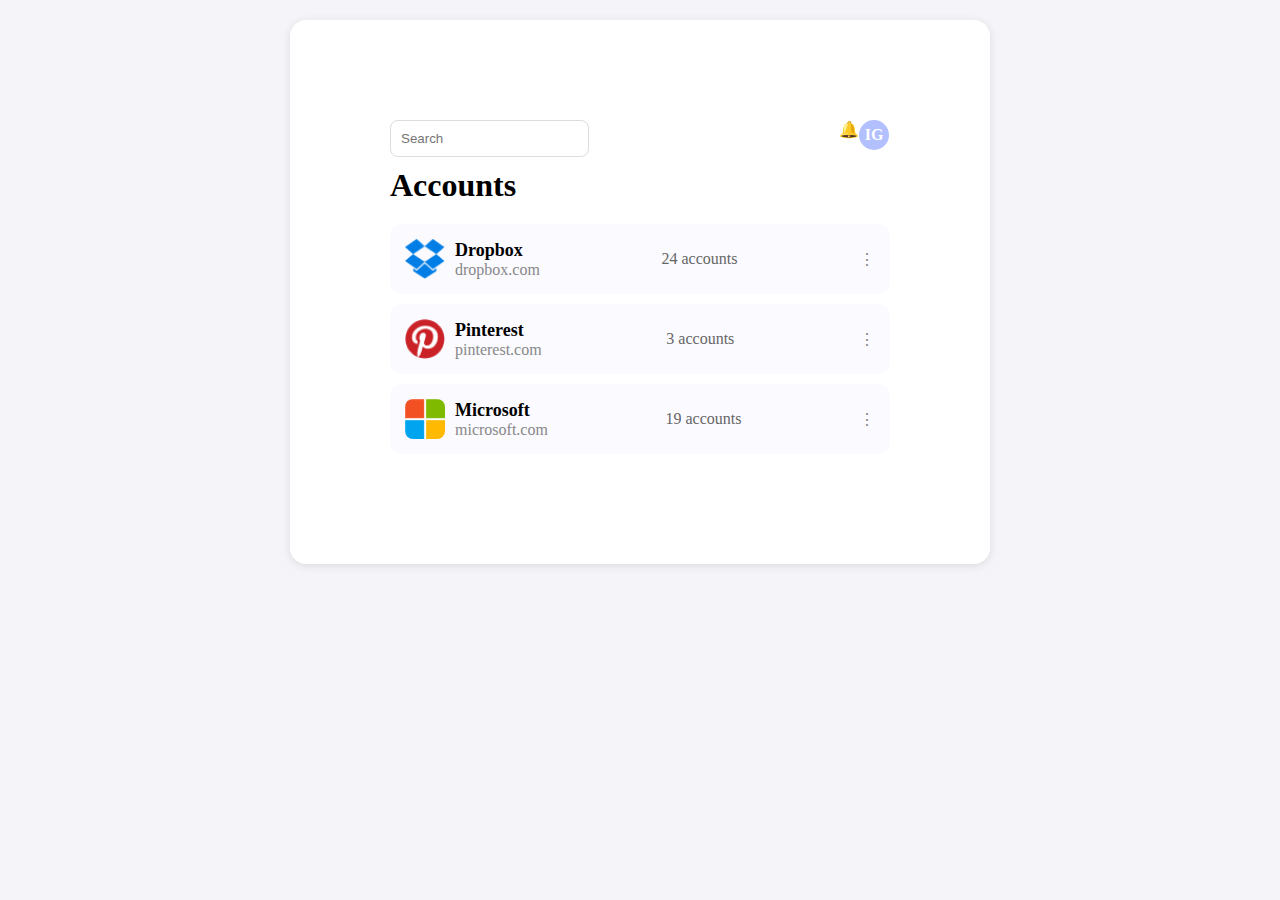
<file: Account list/index.html>
<!DOCTYPE html>
<html lang="en">
  <head>
    <meta charset="UTF-8" />
    <meta http-equiv="X-UA-Compatible" content="IE=edge" />
    <meta name="viewport" content="width=device-width, initial-scale=1.0" />
    <link rel="stylesheet" href="./style.css" />
    <title>Accounts</title>
  </head>
  <body>
    <div class="container">
      <div class="search">
        <input placeholder="Search" />
        <div class="icons">
          <span>🔔</span>
          <div class="icon">IG</div>
        </div>
      </div>
      <div class="header">
        <h1>Accounts</h1>
      </div>
      <div class="list">
        <div class="item">
          <div class="info">
            <img src="./image/image 1.png" alt="Dropbox" />
            <div>
              <h2>Dropbox</h2>
              <p>dropbox.com</p>
            </div>
          </div>
          <div class="count">24 accounts</div>
          <div class="more-options">⋮</div>
        </div>
        <div class="item">
          <div class="info">
            <img src="./image/image 2.png" alt="Pinterest" />
            <div>
              <h2>Pinterest</h2>
              <p>pinterest.com</p>
            </div>
          </div>
          <div class="count">3 accounts</div>
          <div class="more-options">⋮</div>
        </div>
        <div class="item">
          <div class="info">
            <img src="./image/image 3.png" alt="Microsoft" />
            <div>
              <h2>Microsoft</h2>
              <p>microsoft.com</p>
            </div>
          </div>
          <div class="count">19 accounts</div>
          <div class="more-options">⋮</div>
        </div>
      </div>
    </div>
  </body>
</html>
</file>
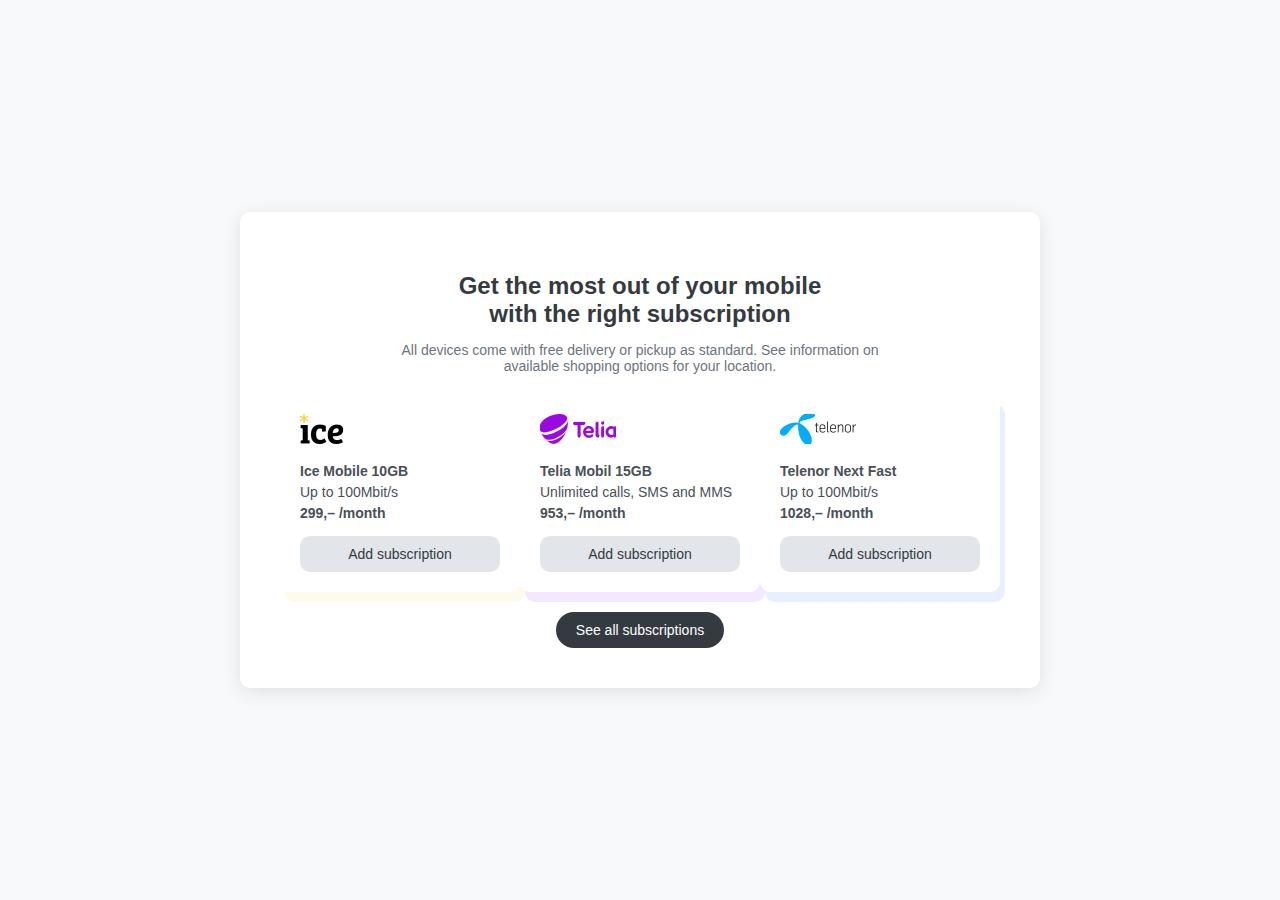
<file: Buy subscription section/index.html>
<!DOCTYPE html>
<html lang="en">
  <head>
    <meta charset="UTF-8" />
    <meta name="viewport" content="width=device-width, initial-scale=1.0" />
    <title>Subscription Cards</title>
    <link rel="stylesheet" href="./style.css" />
  </head>
  <body>
    <div class="subscription-container">
      <h2>
        Get the most out of your mobile<br />
        with the right subscription
      </h2>
      <p>
        All devices come with free delivery or pickup as standard. See
        information on <br />available shopping options for your location.
      </p>

      <div class="cards">
        <div class="card card-1">
          <img src="./image/image 1.png" alt="" />
          <p class="name">Ice Mobile 10GB</p>
          <p>Up to 100Mbit/s</p>
          <p class="price">299,– /month</p>
          <button>Add subscription</button>
        </div>
        <div class="card card-2">
          <img src="./image/image 2.png" alt="" />
          <p class="name">Telia Mobil 15GB</p>
          <p>Unlimited calls, SMS and MMS</p>
          <p class="price">953,– /month</p>
          <button>Add subscription</button>
        </div>
        <div class="card card-3">
          <img src="./image/image 3.png" alt="" />
          <p class="name">Telenor Next Fast</p>
          <p>Up to 100Mbit/s</p>
          <p class="price">1028,– /month</p>
          <button>Add subscription</button>
        </div>
      </div>

      <button class="see-all">See all subscriptions</button>
    </div>
  </body>
</html>
</file>
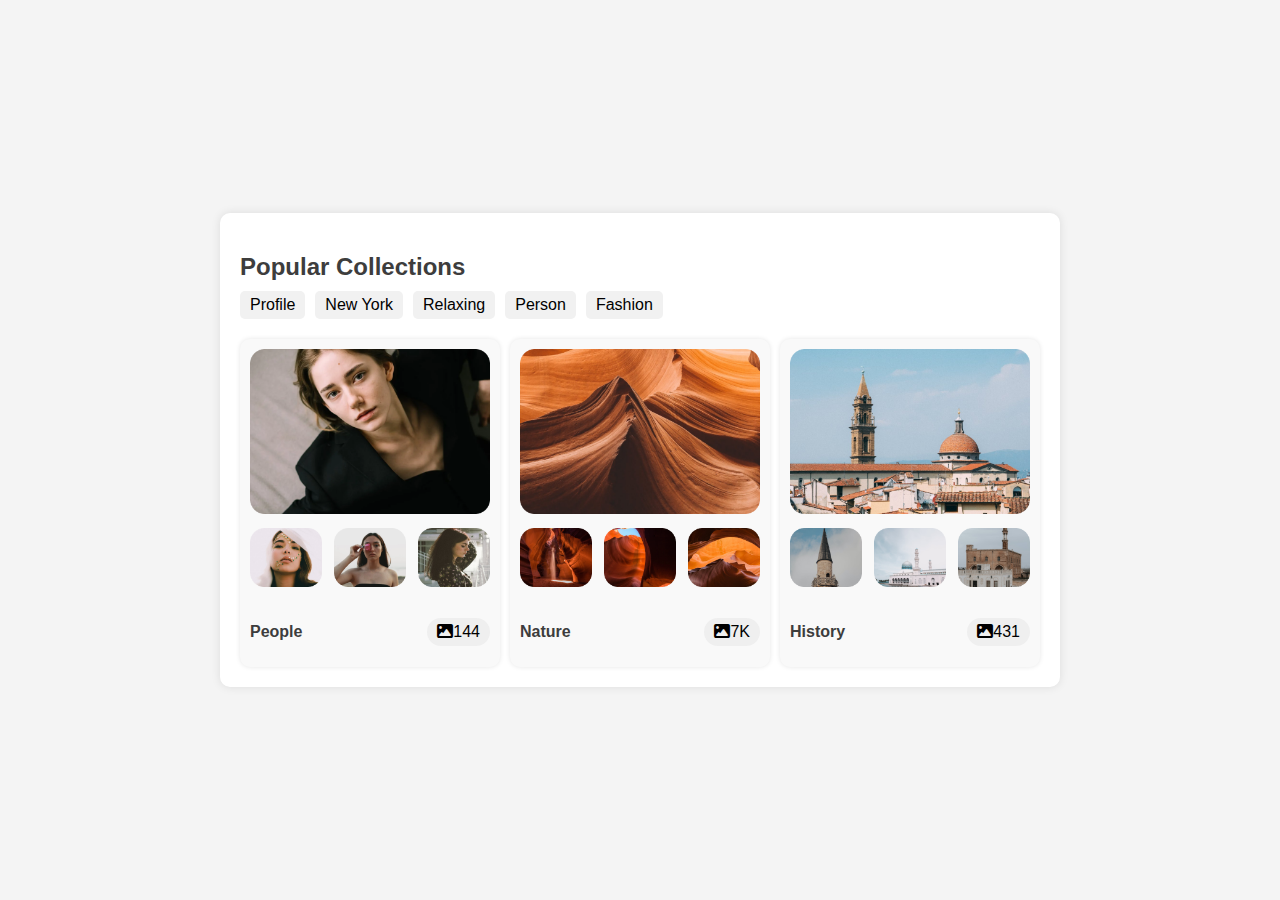
<file: Collections List/index.html>
<!DOCTYPE html>
<html lang="en">
  <head>
    <meta charset="UTF-8" />
    <meta name="viewport" content="width=device-width, initial-scale=1.0" />
    <title>Collections List</title>
    <link rel="stylesheet" href="./style.css" />
    <link
      rel="stylesheet"
      href="https://cdnjs.cloudflare.com/ajax/libs/font-awesome/6.1.2/css/all.min.css"
    />
  </head>
  <body>
    <div class="container">
      <h2>Popular Collections</h2>
      <div class="tags">
        <span class="tag">Profile</span>
        <span class="tag">New York</span>
        <span class="tag">Relaxing</span>
        <span class="tag">Person</span>
        <span class="tag">Fashion</span>
      </div>
      <div class="collections">
        <div class="collection">
          <img src="./image/Rectangle 1.png" alt="People" />
          <div class="thumbnails">
            <img src="./image/Rectangle 1.2.png" alt="" />
            <img src="./image/Rectangle 1.3.png" alt="" />
            <img src="./image/Rectangle 1.4.png" alt="" />
          </div>
          <div class="details">
            <p>People</p>
            <span><i class="fa-solid fa-image"></i>144</span>
          </div>
        </div>
        <div class="collection">
          <img src="./image/Rectangle 2.png" alt="Nature" />
          <div class="thumbnails">
            <img src="./image/Rectangle 2.1.png" alt="" />
            <img src="./image/Rectangle 2.2.png" alt="" />
            <img src="./image/Rectangle 2.3.png" alt="" />
          </div>
          <div class="details">
            <p>Nature</p>
            <span><i class="fa-solid fa-image"></i>7K</span>
          </div>
        </div>
        <div class="collection">
          <img src="./image/Rectangle 3.png" alt="History" />
          <div class="thumbnails">
            <img src="./image/Rectangle 3.1.png" alt="" />
            <img src="./image/Rectangle 3.2.png" alt="" />
            <img src="./image/Rectangle 3.3.png" alt="" />
          </div>
          <div class="details">
            <p>History</p>
            <span><i class="fa-solid fa-image"></i>431</span>
          </div>
        </div>
      </div>
    </div>
  </body>
</html>
</file>
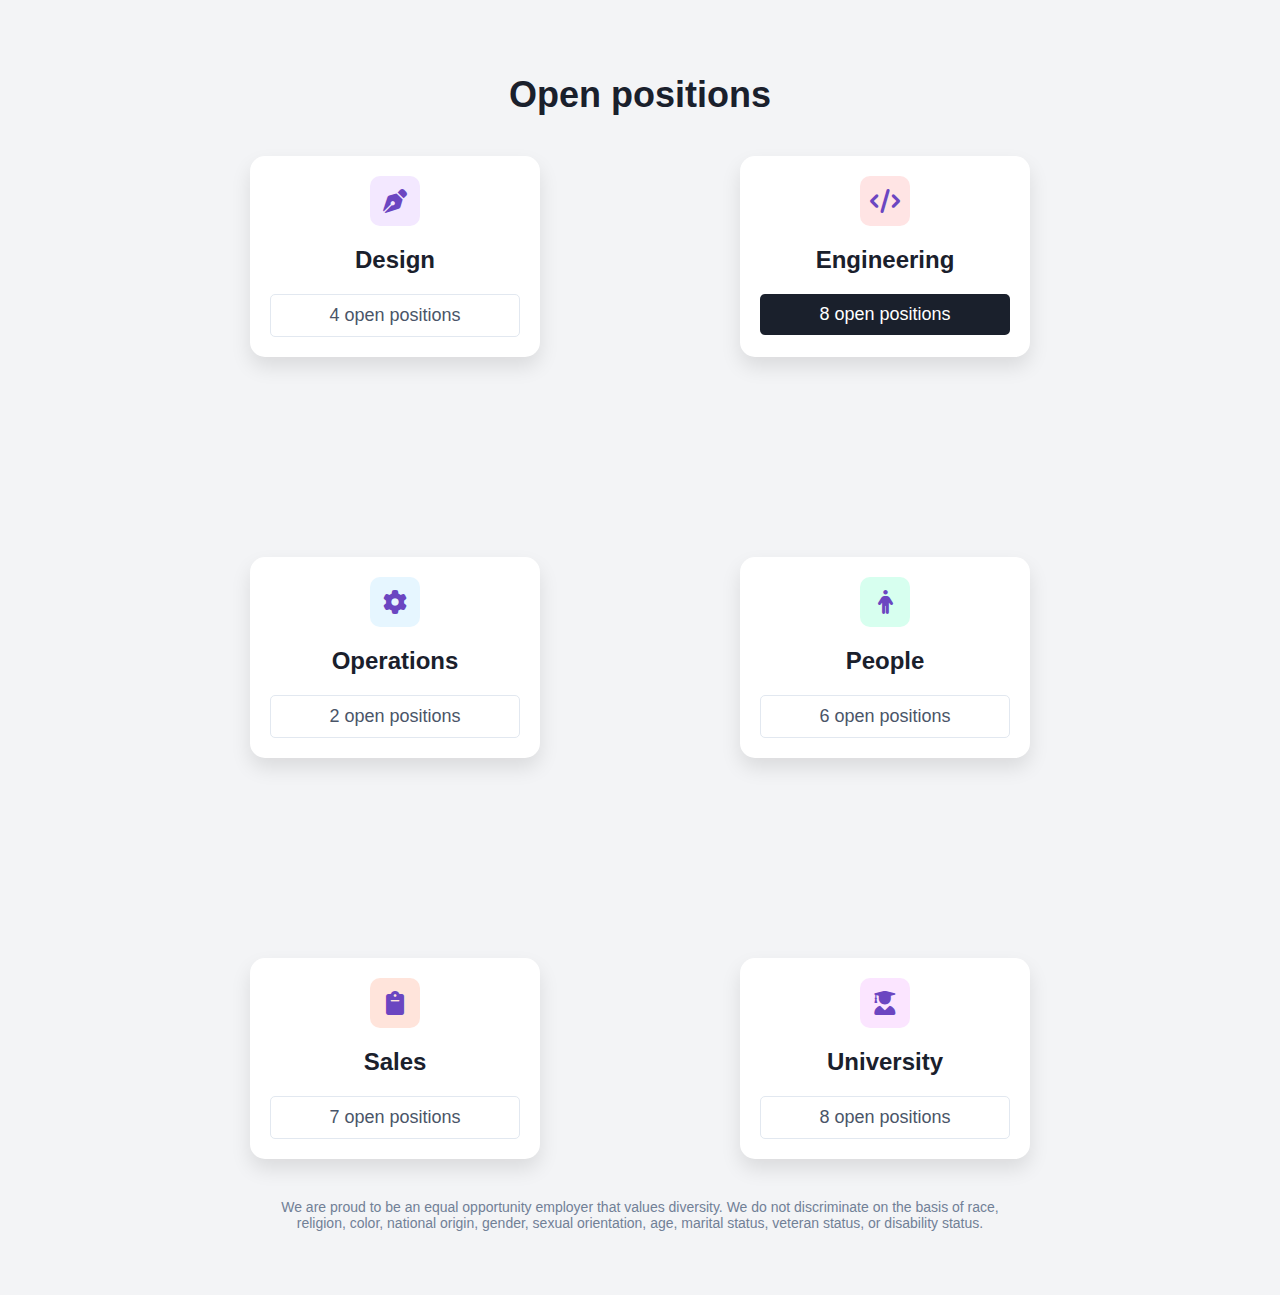
<file: Job card/index.html>
<!DOCTYPE html>
<html lang="en">
  <head>
    <meta charset="UTF-8" />
    <meta name="viewport" content="width=device-width, initial-scale=1.0" />
    <title>Open Positions</title>
    <link
      rel="stylesheet"
      href="https://cdnjs.cloudflare.com/ajax/libs/font-awesome/6.0.0-beta3/css/all.min.css"
    />
    <link rel="stylesheet" href="./style.css" />
  </head>
  <body>
    <div class="container">
      <h1>Open positions</h1>
      <div class="grid">
        <div class="card">
          <div class="icon design">
            <i class="fa-solid fa-pen-nib"></i>
          </div>
          <h2>Design</h2>
          <p>4 open positions</p>
        </div>
        <div class="card">
          <div class="icon engineering">
            <i class="fa-solid fa-code"></i>
          </div>
          <h2>Engineering</h2>
          <p class="highlight">8 open positions</p>
        </div>
        <div class="card">
          <div class="icon operations">
            <i class="fa-solid fa-gear"></i>
          </div>
          <h2>Operations</h2>
          <p>2 open positions</p>
        </div>
        <div class="card">
          <div class="icon people">
            <i class="fa-solid fa-person"></i>
          </div>
          <h2>People</h2>
          <p>6 open positions</p>
        </div>
        <div class="card">
          <div class="icon sales">
            <i class="fa-solid fa-clipboard"></i>
          </div>
          <h2>Sales</h2>
          <p>7 open positions</p>
        </div>
        <div class="card">
          <div class="icon university">
            <i class="fa-solid fa-user-graduate"></i>
          </div>
          <h2>University</h2>
          <p>8 open positions</p>
        </div>
      </div>
      <footer>
        <p>
          We are proud to be an equal opportunity employer that values
          diversity. We do not discriminate on the basis of race,<br />
          religion, color, national origin, gender, sexual orientation, age,
          marital status, veteran status, or disability status.
        </p>
      </footer>
    </div>
  </body>
</html>
</file>
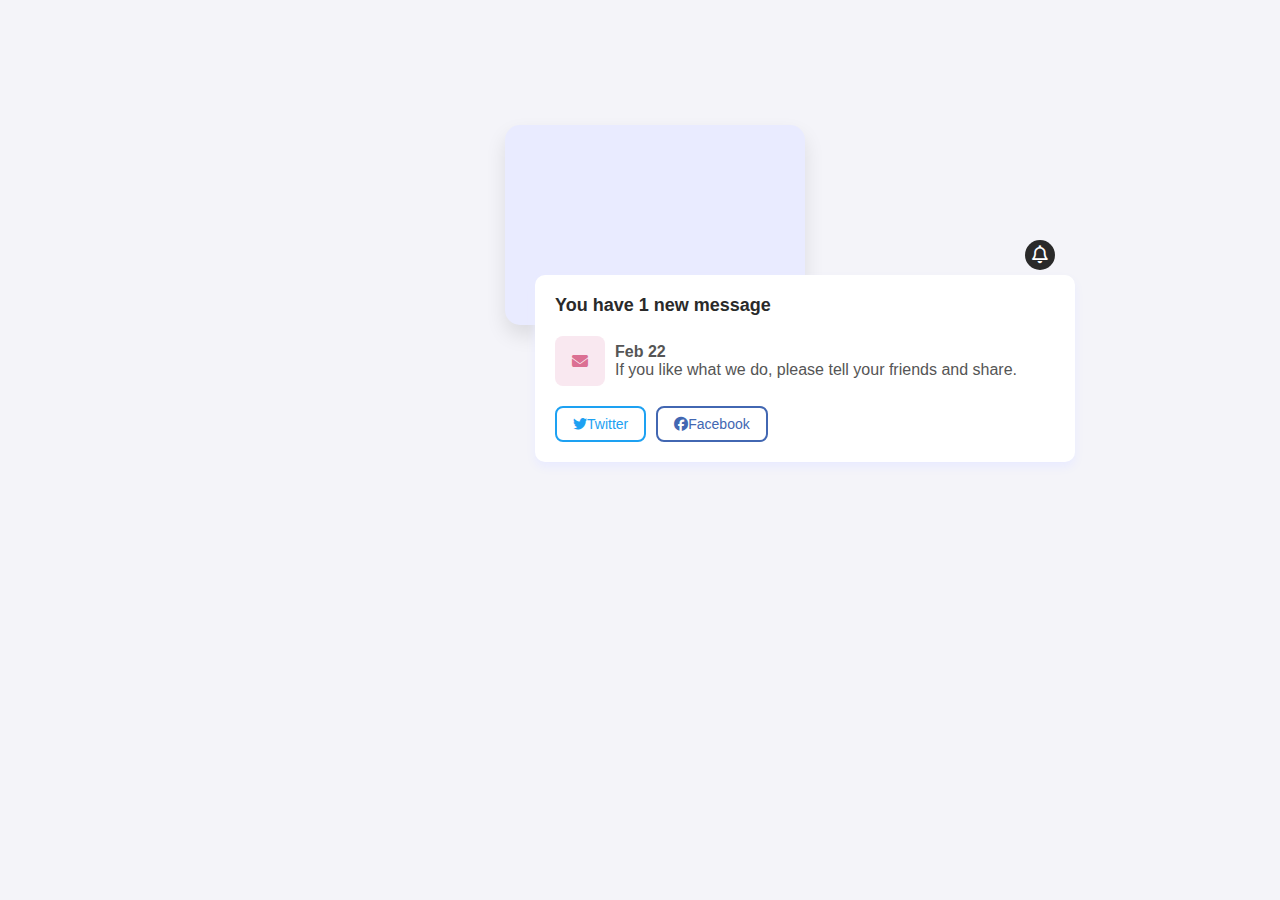
<file: Noti/index.html>
<!DOCTYPE html>
<html lang="en">
  <head>
    <meta charset="UTF-8" />
    <meta http-equiv="X-UA-Compatible" content="IE=edge" />
    <meta name="viewport" content="width=device-width, initial-scale=1.0" />
    <link rel="stylesheet" href="./style.css" />
    <link
      rel="stylesheet"
      href="https://cdnjs.cloudflare.com/ajax/libs/font-awesome/6.1.2/css/all.min.css"
    />
    <title>Noti</title>
  </head>
  <body>
    <div class="bells">
      <div class="bell"><i class="fa-regular fa-bell"></i></div>
    </div>
    <div class="box">
      <div class="container">
        <div class="card">
          <div class="header">
            <h2>You have 1 new message</h2>
          </div>
          <div class="content">
            <div class="icon">
              <i class="fa-solid fa-envelope"> </i>
            </div>
            <div class="info">
              <p><strong>Feb 22</strong></p>
              <p>If you like what we do, please tell your friends and share.</p>
            </div>
          </div>
          <div class="buttons">
            <button class="twitter">
              <i class="fa-brands fa-twitter"></i>Twitter
            </button>
            <button class="facebook">
              <i class="fa-brands fa-facebook"></i>Facebook
            </button>
          </div>
        </div>
      </div>
    </div>
  </body>
</html>
</file>
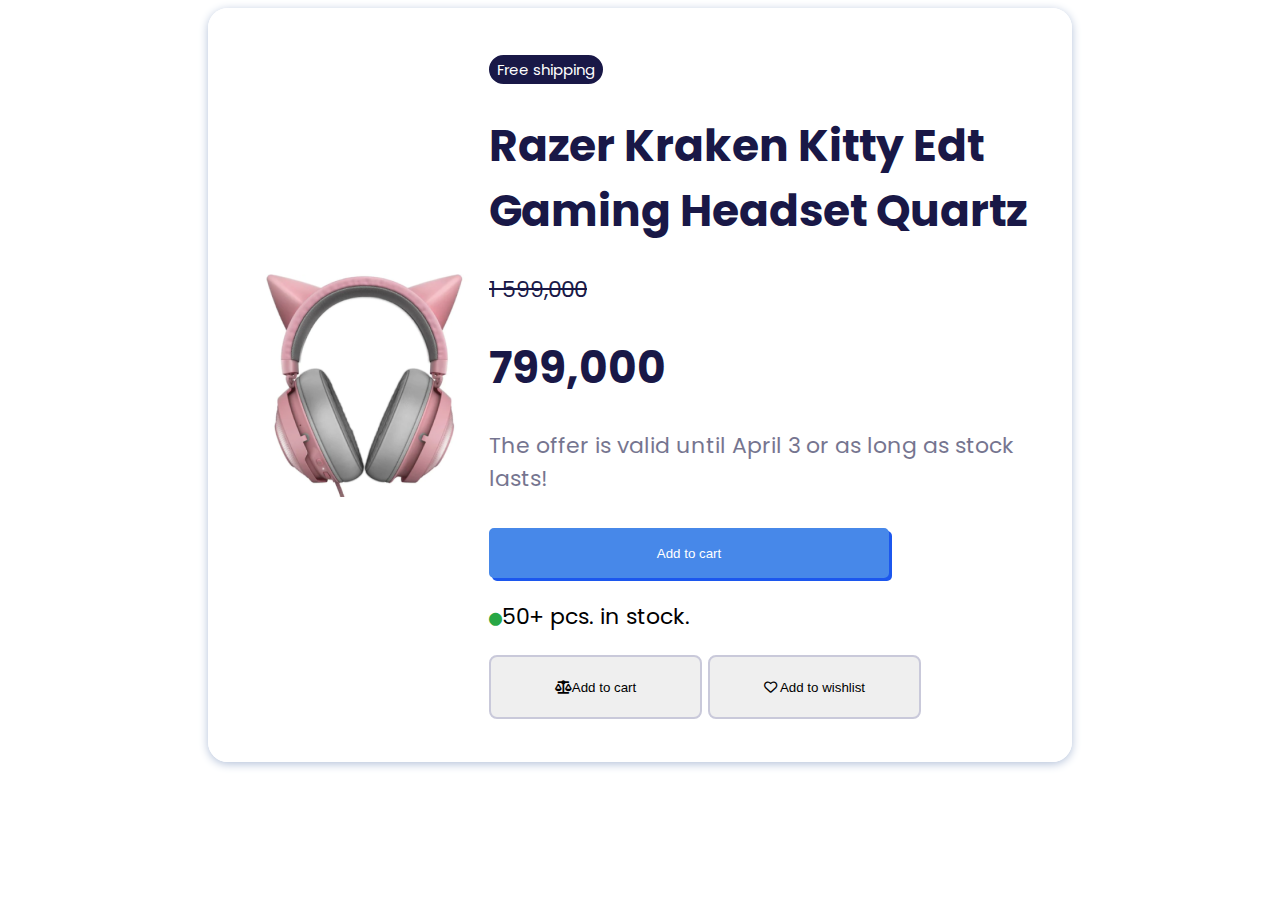
<file: Product card/index.html>
<!DOCTYPE html>
<html lang="en">
  <head>
    <meta charset="UTF-8" />
    <meta name="viewport" content="width=device-width, initial-scale=1.0" />
    <title>Product card</title>
    <link rel="stylesheet" href="./style.css" />
    <link
      href="https://fonts.googleapis.com/css?family=Poppins"
      rel="stylesheet"
    />
    <link
      rel="stylesheet"
      href="https://cdnjs.cloudflare.com/ajax/libs/font-awesome/6.1.2/css/all.min.css"
    />
  </head>
  <body>
    <div class="container">
      <div class="image">
        <img src="./image 1.png" alt="" />
      </div>
      <div class="main">
        <button class="free">Free shipping</button>
        <div class="heading">
          <h1>Razer Kraken Kitty Edt Gaming Headset Quartz</h1>

          <span class="price">1 599,000</span>
          <h1>799,000</h1>
          <span class="the">
            The offer is valid until April 3 or as long as stock lasts!
          </span>
        </div>
        <br />
        <button class="submit">Add to cart</button>
        <p><i class="fa-solid fa-circle"></i>50+ pcs. in stock.</p>

        <button class="btn">
          <i class="fa-solid fa-scale-balanced"></i>Add to cart
        </button>
        <button class="btn">
          <i class="fa-regular fa-heart"></i> Add to wishlist
        </button>
      </div>
    </div>
  </body>
</html>
</file>
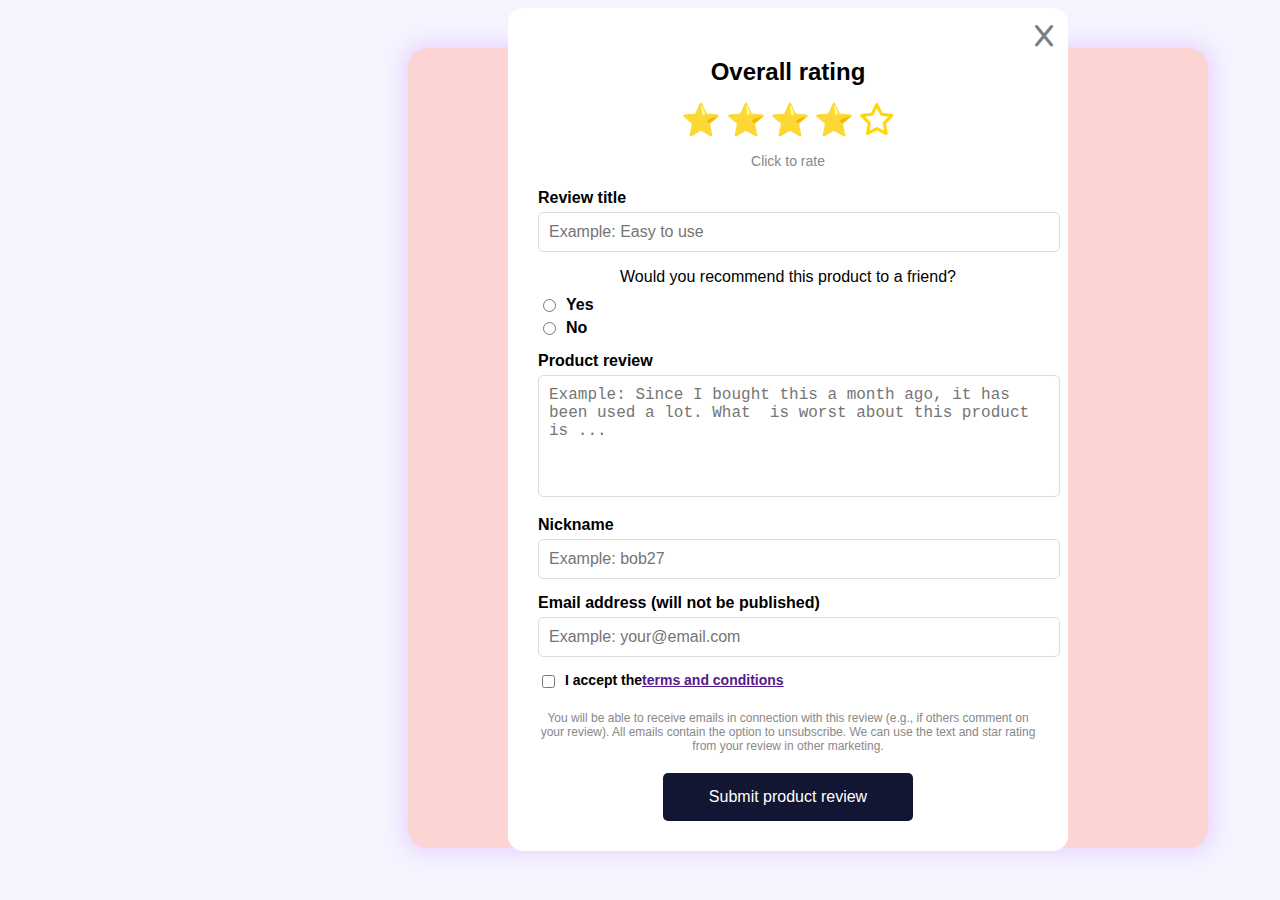
<file: Product review/index.html>
<!DOCTYPE html>
<html lang="vi">
  <head>
    <meta charset="UTF-8" />
    <meta name="viewport" content="width=device-width, initial-scale=1.0" />
    <title>Product Review Form</title>
    <link rel="stylesheet" href="./style.css" />
    <link
      rel="stylesheet"
      href="https://cdnjs.cloudflare.com/ajax/libs/font-awesome/6.1.2/css/all.min.css"
    />
  </head>
  <body>
    <div class="box">
      <div class="container">
        <div class="card">
          <div class="close-button"><i class="fa-solid fa-x"></i></div>
          <h2>Overall rating</h2>
          <div class="rating">
            <span>⭐</span>
            <span>⭐</span>
            <span>⭐</span>
            <span>⭐</span>
          <span>  <i class="fa-regular fa-star"></i>
          </div></span>
          <p class="click">Click to rate</p>
          <div class="form">
            <label for="title">Review title</label>
            <input
              type="text"
             
              placeholder="Example: Easy to use"
            />
          </div>
          <div class="form">
            <p>Would you recommend this product to a friend?</p>
            <label
              ><input type="radio" name="recommend" value="yes" /> Yes</label
            >
            <label><input type="radio" name="recommend" value="no" /> No</label>
          </div>
          <div class="form">
            <label for="text">Product review</label>
            <textarea
             
              placeholder="Example: Since I bought this a month ago, it has been used a lot. What  is worst about this product is ..."
            ></textarea>
          </div>
          <div class="form">
            <label for="nickname">Nickname</label>
            <input type="text" id="nickname" placeholder="Example: bob27" />
          </div>
          <div class="form">
            <label for="email">Email address (will not be published)</label>
            <input
              type="email"
            
              placeholder="Example: your@email.com"
            />
          </div>
          <div class="form terms">
            <label
              ><input type="checkbox" name="terms" /> I accept the
              <a href=""> terms and conditions</a></label
            >
          </div>
          <p class="email">
            You will be able to receive emails in connection with this review
            (e.g., if others comment on your review). All emails contain the
            option to unsubscribe. We can use the text and star rating from your
            review in other marketing.
          </p>
          <button type="submit">Submit product review</button>
        </div>
      </div>
    </div>
  </body>
</html>
</file>
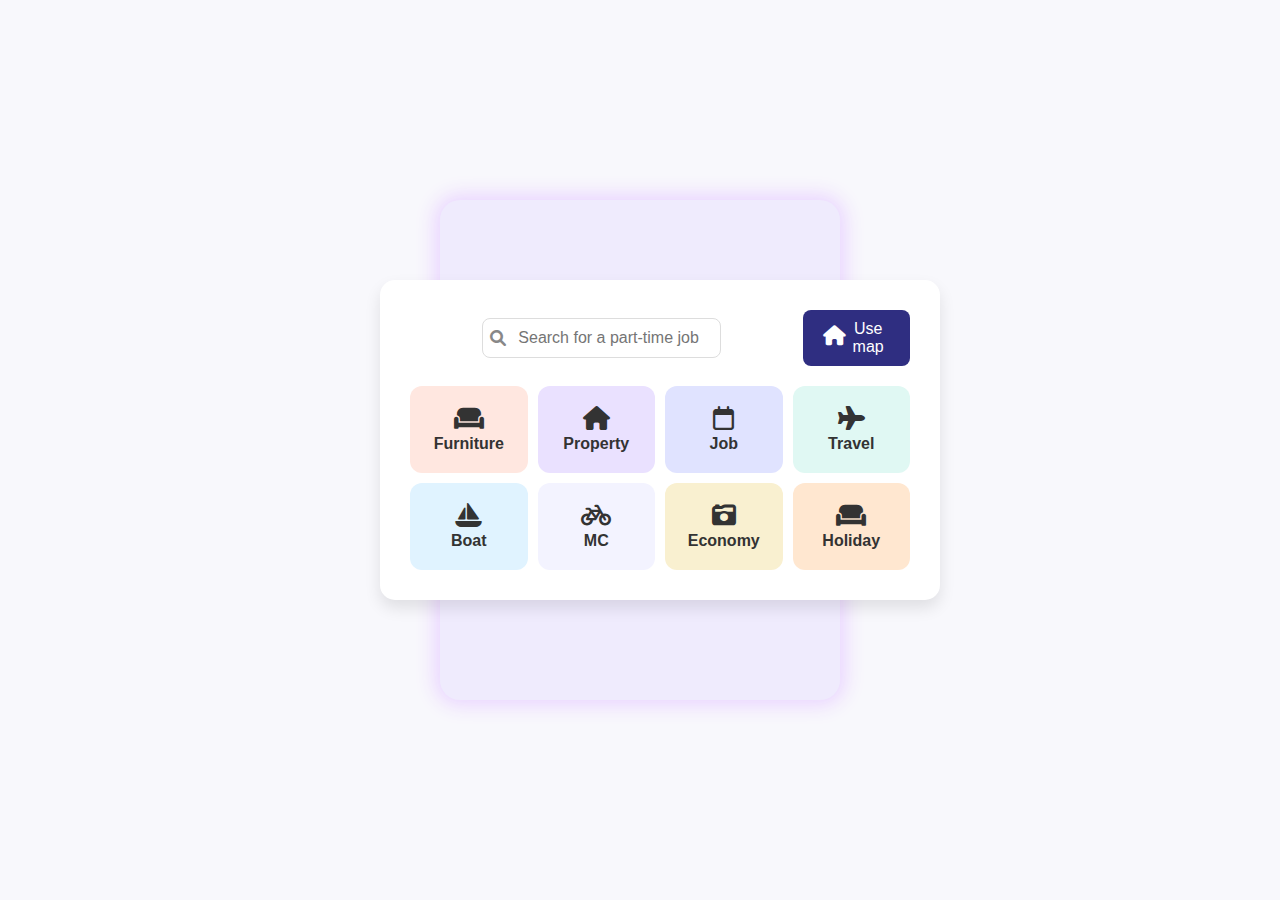
<file: Seach card/index.html>
<!DOCTYPE html>
<html lang="en">
  <head>
    <meta charset="UTF-8" />
    <meta name="viewport" content="width=device-width, initial-scale=1.0" />
    <title>Search Interface</title>
    <link rel="stylesheet" href="./style.css" />
    <link
      rel="stylesheet"
      href="https://cdnjs.cloudflare.com/ajax/libs/font-awesome/6.0.0-beta3/css/all.min.css"
    />
  </head>
  <body>
    <div class="box">
      <div class="container">
        <div class="search">
          <div class="input">
            <i class="fa-solid fa-magnifying-glass"></i>
            <input type="text" placeholder="Search for a part-time job" />
          </div>
          <button class="button">
            <i class="fa-solid fa-house"></i><span>Use map</span>
          </button>
        </div>
        <div class="categories">
          <div class="category furniture">
            <i class="fa-solid fa-couch"></i><span>Furniture</span>
          </div>
          <div class="category property">
            <i class="fa-solid fa-house"></i><span>Property</span>
          </div>
          <div class="category job">
            <i class="fa-regular fa-calendar"></i><span>Job</span>
          </div>
          <div class="category travel">
            <i class="fa-solid fa-plane"></i><span>Travel</span>
          </div>
          <div class="category boat">
            <i class="fa-solid fa-sailboat"></i><span>Boat</span>
          </div>
          <div class="category mc">
            <i class="fa-solid fa-bicycle"></i><span>MC</span>
          </div>
          <div class="category economy">
            <i class="fa-solid fa-camera-retro"></i><span>Economy</span>
          </div>
          <div class="category holiday">
            <i class="fa-solid fa-couch"></i><span>Holiday</span>
          </div>
        </div>
      </div>
    </div>
  </body>
</html>
</file>
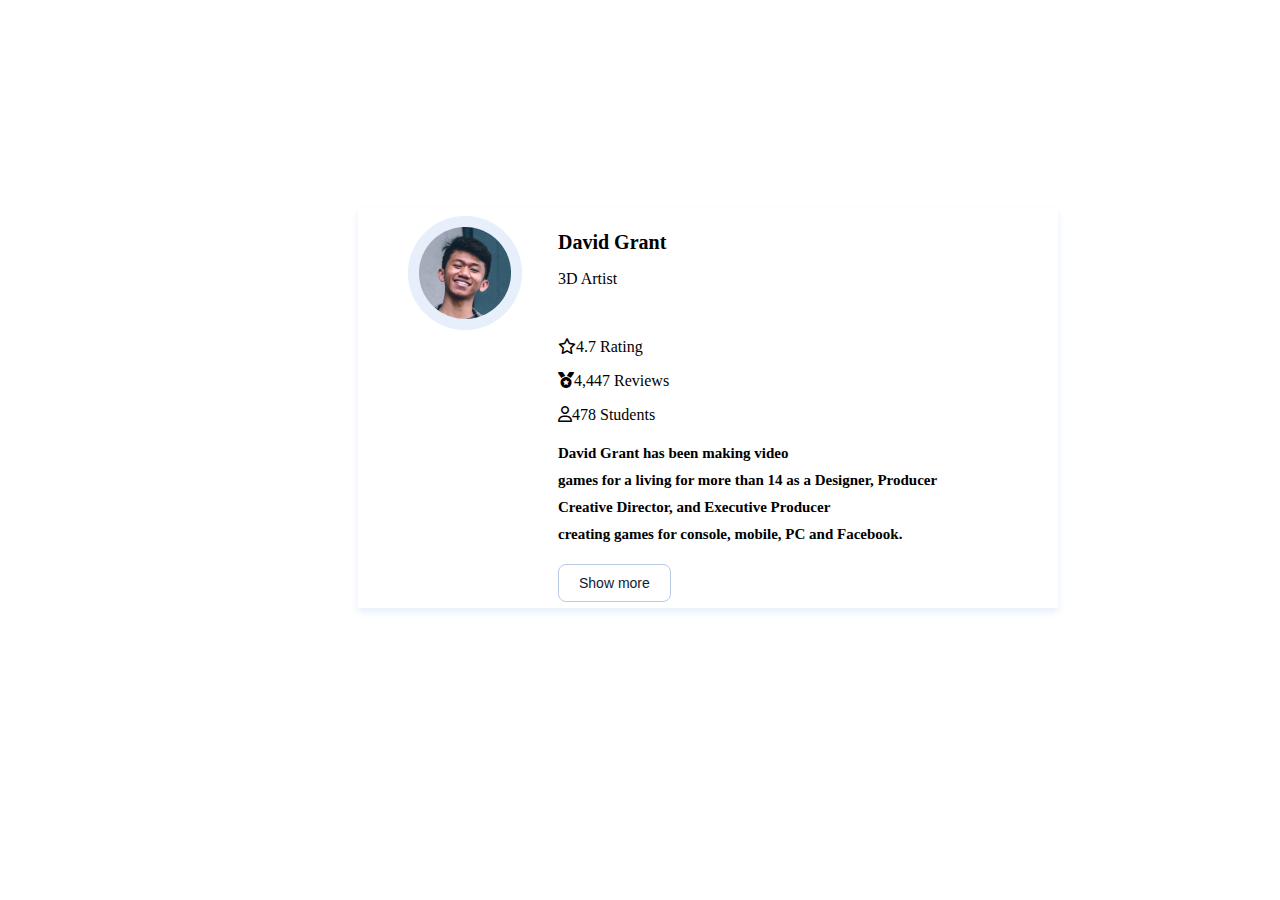
<file: User card/index.html>
<!DOCTYPE html>
<html lang="en">
  <head>
    <meta charset="UTF-8" />
    <meta name="viewport" content="width=device-width, initial-scale=1.0" />
    <title>Document</title>
    <link rel="stylesheet" href="./style.css" />
    <link
      rel="stylesheet"
      href="https://cdnjs.cloudflare.com/ajax/libs/font-awesome/6.1.2/css/all.min.css"
    />
  </head>
  <body>
    <div class="contanier">
      <div class="img">
        <img src="./Ellipse 1.png" alt="" />
      </div>
      <div class="card">
        <h2>David Grant</h2>
        <p>3D Artist</p>
        <br />
        <p><i class="fa-regular fa-star"></i>4.7 Rating</p>
        <p><i class="fa-solid fa-medal"></i>4,447 Reviews</p>
        <p><i class="fa-regular fa-user"></i>478 Students</p>
        <p>
          <strong
            >David Grant has been making video <br />
            games for a living for more than 14 as a Designer, Producer<br />
            Creative Director, and Executive Producer<br />
            creating games for console, mobile, PC and Facebook.
          </strong>
        </p>
        <button class="button">Show more</button>
      </div>
    </div>
  </body>
</html>
</file>
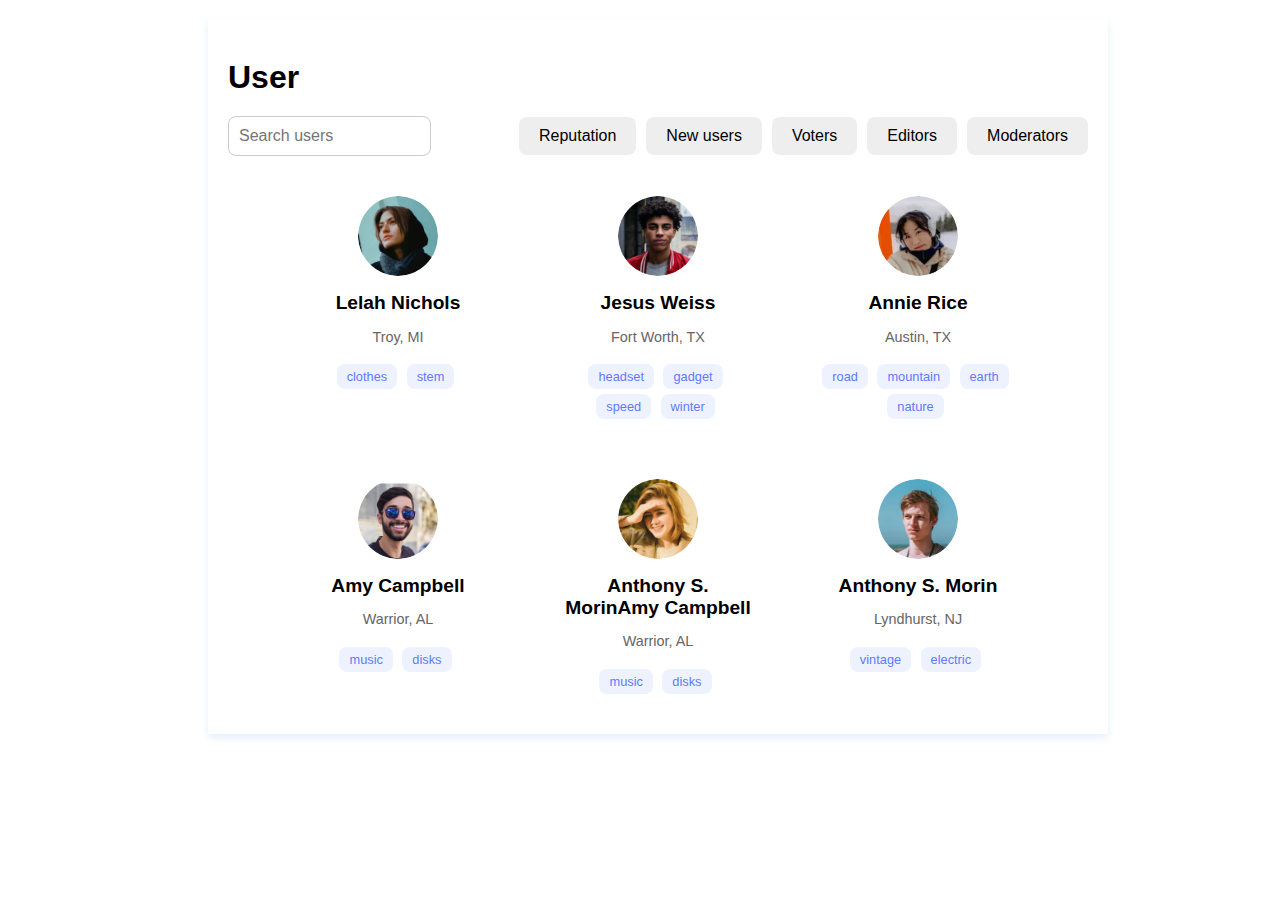
<file: User list/index.html>
<!DOCTYPE html>
<html lang="vi">
  <head>
    <meta charset="UTF-8" />
    <meta http-equiv="X-UA-Compatible" content="IE=edge" />
    <meta name="viewport" content="width=device-width, initial-scale=1.0" />
    <link rel="stylesheet" href="./style.css" />

    <title>User list</title>
  </head>
  <body>
    <div class="container">
      <header>
        <h1>User</h1>
        <div class="toolbar">
          <div class="search">
            <input type="text" placeholder="Search users" />
          </div>
          <nav class="tabs">
            <button>Reputation</button>
            <button>New users</button>
            <button>Voters</button>
            <button>Editors</button>
            <button>Moderators</button>
          </nav>
        </div>
      </header>
      <div class="grid">
        <div class="card">
          <div class="avatar">
            <img src="./image/Ellipse 1.png" />
          </div>
          <div class="info">
            <h2>Lelah Nichols</h2>
            <p>Troy, MI</p>
            <div class="tags">
              <span>clothes</span>
              <span>stem</span>
            </div>
          </div>
        </div>
        <div class="card">
          <div class="avatar">
            <img src="./image/Ellipse 2.png" />
          </div>
          <div class="info">
            <h2>Jesus Weiss</h2>
            <p>Fort Worth, TX</p>
            <div class="tags">
              <span>headset</span>
              <span>gadget</span>
              <span>speed</span>
              <span>winter</span>
            </div>
          </div>
        </div>
        <div class="card">
          <div class="avatar">
            <img src="./image/Ellipse 3.png" />
          </div>
          <div class="info">
            <h2>Annie Rice</h2>
            <p>Austin, TX</p>
            <div class="tags">
              <span>road</span>
              <span>mountain</span>
              <span>earth</span>
              <span>nature</span>
            </div>
          </div>
        </div>
        <div class="card">
          <div class="avatar">
            <img src="./image/Ellipse 4.png" />
          </div>
          <div class="info">
            <h2>Amy Campbell</h2>
            <p>Warrior, AL</p>
            <div class="tags">
              <span>music</span>
              <span>disks</span>
            </div>
          </div>
        </div>
        <div class="card">
          <div class="avatar">
            <img src="./image/Ellipse 5.png" />
          </div>
          <div class="info">
            <h2>Anthony S. MorinAmy Campbell</h2>
            <p>Warrior, AL</p>
            <div class="tags">
              <span>music</span>
              <span>disks</span>
            </div>
          </div>
        </div>
        <div class="card">
          <div class="avatar">
            <img src="./image/Ellipse 6.png" />
          </div>
          <div class="info">
            <h2>Anthony S. Morin</h2>
            <p>Lyndhurst, NJ</p>
            <div class="tags">
              <span>vintage</span>
              <span>electric</span>
            </div>
          </div>
        </div>
      </div>
    </div>
  </body>
</html>
</file>
<file: Account list/style.css>
body {
  background-color: #f4f4f9;
  margin: 0;
  padding: 20px;
}

.container {
  background-color: #fff;
  border-radius: 16px;
  box-shadow: 0 2px 10px rgba(0, 0, 0, 0.1);
  padding: 100px;
  max-width: 500px;
  margin: auto;
}

.search {
  display: flex;
  border: 2px;
  margin-bottom: 10px;
  gap: 250px;
}

.search input {
  /* width: 100%; */
  padding: 10px;
  border-radius: 8px;
  border: 1px solid #ddd;
}

.header {
  display: flex;
  justify-content: space-between;
  align-items: center;
}

.header h1 {
  font-family: Merriweather;
  margin: 0;
}

.icons {
  display: flex;
}

.bell-icon {
  margin-right: 10px;
  cursor: pointer;
  gap: 15px;
}

.icon {
  width: 30px;
  height: 30px;
  background-color: #b3c0ff;
  border-radius: 50%;
  display: flex;
  align-items: center;
  justify-content: center;
  color: #fff;
  font-weight: bold;
  cursor: pointer;
}

.list {
  margin-top: 20px;
}

.item {
  display: flex;
  align-items: center;
  justify-content: space-between;
  padding: 15px;
  border-radius: 12px;
  background-color: #fafaff;
  margin-bottom: 10px;
  transition: background-color 0.3s ease;
}

.item:hover {
  background-color: #f0f4ff;
}

.info {
  display: flex;
  align-items: center;
}

.info img {
  width: 40px;
  height: 40px;
  border-radius: 8px;
  margin-right: 10px;
}

.info h2 {
  font-family: Merriweather;
  margin: 0;
  font-size: 18px;
  font-weight: bold;
}

.info p {
  font-family: Poppins;
  margin: 0;
  color: #888;
}

.count {
  color: #666;
}

.more-options {
  cursor: pointer;
  color: #888;
}
</file>
<file: Buy subscription section/style.css>
body {
  font-family: "Arial", sans-serif;
  background-color: #f8f9fa;
  display: flex;
  justify-content: center;
  align-items: center;
  height: 100vh;
  margin: 0;
}

.subscription-container {
  text-align: center;
  max-width: 800px;
  background-color: white;
  padding: 40px;
  border-radius: 10px;
  box-shadow: 0px 4px 20px rgba(0, 0, 0, 0.1);
}

.subscription-container h2 {
  font-size: 24px;
  color: #343a40;
  margin-bottom: 10px;
}

.subscription-container p {
  color: #6c757d;
  font-size: 14px;
  margin-bottom: 20px;
}

.cards {
  display: flex;
  justify-content: space-around;
  margin-bottom: 20px;
}

.card {
  background-color: #ffffff;
  border-radius: 10px;
  padding: 20px;
  width: 200px;
  box-shadow: 0px 4px 10px rgba(0, 0, 0, 0.05);
  text-align: left;
}

.card-1 {
  background-color: #ffffff;
  box-shadow: 5px 10px #fffbec;
}

.card-2 {
  background-color: #ffffff;
  box-shadow: 5px 10px #f3e8ff;
}

.card-3 {
  background-color: #ffffff;
  box-shadow: 5px 10px #e8f0ff;
}

.card img {
  font-size: 18px;

  margin-bottom: 10px;
}

.card p {
  margin: 5px 0;
  color: #495057;
  font-size: 14px;
}
.name {
  font-weight: bold;
  font-size: 18px;
  margin-top: 10px;
  color: #343a40;
}

.price {
  font-weight: bold;
  font-size: 18px;
  margin-top: 10px;
  color: #343a40;
}

.card button {
  background-color: #e2e6ea;
  border: none;
  border-radius: 10px;
  padding: 10px;
  font-size: 14px;
  color: #343a40;
  cursor: pointer;
  width: 100%;
  margin-top: 10px;
}

.see-all {
  background-color: #343a40;
  color: white;
  border: none;
  border-radius: 20px;
  padding: 10px 20px;
  font-size: 14px;
  cursor: pointer;
}
</file>
<file: Collections List/style.css>
body {
  font-family: Arial, sans-serif;
  background-color: #f4f4f4;
  margin: 0;
  padding: 0;
  display: flex;
  justify-content: center;
  align-items: center;
  height: 100vh;
}

.container {
  background-color: #fff;
  padding: 20px;
  border-radius: 10px;
  box-shadow: 0 0 10px rgba(0, 0, 0, 0.1);
  max-width: 800px;
  width: 100%;
}

h2 {
  color: #3d3d3d;
  margin-bottom: 10px;
}

.tags {
  display: flex;
  gap: 10px;
  margin-bottom: 20px;
}

.tag {
  background-color: #f1f1f1;
  padding: 5px 10px;
  border-radius: 5px;
  cursor: pointer;
  transition: background-color 0.3s ease;
}

.tag:hover {
  background-color: #ddd;
}

.collections {
  display: flex;
  justify-content: space-between;
}

.collection {
  background-color: #f9f9f9;
  padding: 10px;
  border-radius: 10px;
  box-shadow: 0 0 5px rgba(0, 0, 0, 0.1);
  width: 30%;
  text-align: center;
}

.collection img {
  max-width: 100%;
  border-radius: 10px;
  margin-bottom: 10px;
}

.thumbnails {
  display: flex;
  justify-content: space-between;
  margin-bottom: 10px;
}

.thumbnails img {
  width: 30%;
  border-radius: 5px;
}

.details {
  display: flex;
  justify-content: space-between;
  align-items: center;
}

.details p {
  font-weight: bold;
  color: #3d3d3d;
}

.details span {
  background-color: #efefef;
  padding: 5px 10px;
  border-radius: 20px;
}
</file>
<file: Job card/style.css>
body {
  font-family: "Arial", sans-serif;
  background-color: #f3f4f6;
  margin: 0;
  padding: 0;
  color: #333;
}

.container {
  text-align: center;
  padding: 50px;
}

h1 {
  color: #1a202c;
  font-size: 36px;
  margin-bottom: 40px;
}

.grid {
  display: flex;
  flex-wrap: wrap;
  justify-content: center;
  gap: 200px;
}

.card {
  background-color: white;
  border-radius: 15px;
  padding: 20px;
  width: 250px;
  text-align: center;
  box-shadow: 0px 10px 20px rgba(0, 0, 0, 0.1);
}

.card h2 {
  font-size: 24px;
  margin: 20px 0;
  color: #1a202c;
}

.card p {
  font-size: 18px;
  margin: 0;
  color: #4a5568;
  border: 1px solid #e2e8f0;
  padding: 10px;
  border-radius: 5px;
}

.card .highlight {
  background-color: #1a202c;
  color: white;
  border: none;
}

.icon {
  background-color: #f3e8ff;
  width: 50px;
  height: 50px;
  margin: 0 auto 20px;
  border-radius: 10px;
  display: flex;
  justify-content: center;
  align-items: center;
  font-size: 24px;
  color: #6b46c1;
}

.icon.design {
  background-color: #f3e8ff;
}

.icon.engineering {
  background-color: #ffe4e4;
}

.icon.operations {
  background-color: #e6f6ff;
}

.icon.people {
  background-color: #d7ffef;
}

.icon.sales {
  background-color: #ffe4db;
}

.icon.university {
  background-color: #fbe5ff;
}

footer {
  margin-top: 40px;
  font-size: 14px;
  color: #718096;
}
</file>
<file: Noti/style.css>
body {
  font-family: Arial, sans-serif;
  background-color: #f4f4f9;
  display: flex;
  justify-content: center;
  align-items: center;
  height: 50vh;
  margin: 0;
}

.box {
  width: 300px;
  height: 200px;
  background-color: #e9ebff;
  box-shadow: 0px 10px 20px rgba(0, 0, 0, 0.1);
  border-radius: 15px;
}
.container {
  position: relative;
  width: 200px;
}

.card {
  width: 500px;

  padding: 20px;
  background-color: white;
  box-shadow: 0px 5px 10px #e9ebff;
  border-radius: 10px;
  position: relative;
  top: 150px;
  left: 30px;
}

.header {
  display: flex;
  justify-content: space-between;
  align-items: center;
}

.header h2 {
  margin: 0;
  font-size: 18px;
  color: #2a2a2a;
}
.bells {
  position: relative;
  left: 550px;
  top: 30px;
}
.bell {
  width: 30px;
  height: 30px;
  background-color: #2a2a2a;
  border-radius: 50%;
  display: flex;
  align-items: center;
  justify-content: center;
  color: #ffffff;
  font-size: 18px;
  cursor: pointer;
}

.content {
  display: flex;
  align-items: center;
  margin-top: 20px;
}

.icon i {
  width: 40px;
  height: 40px;
  background-color: #f9e8f0;
  border-radius: 8px;
  display: flex;
  align-items: center;
  justify-content: center;
  margin-right: 10px;
}

.icon i {
  color: palevioletred;
  width: 50px;
  height: 50px;
}

.info p {
  margin: 0;
  color: #555555;
}

.buttons {
  margin-top: 20px;
  display: flex;
  justify-content: flex-start;
}

.buttons button {
  background-color: #ffffff;
  border: 2px solid #d4d4d8;
  border-radius: 8px;
  padding: 8px 16px;
  margin-right: 10px;
  cursor: pointer;
  font-size: 14px;
  display: flex;
  align-items: center;
}

.buttons .twitter {
  color: #1da1f2;
  border-color: #1da1f2;
}

.buttons .facebook {
  color: #4267b2;
  border-color: #4267b2;
}
</file>
<file: Product card/style.css>
body {
  font-family: "Poppins";
  font-size: 22px;
  display: flex;
  justify-content: center;
  align-items: center;
}
.container {
  display: flex;
  /* justify-content: space-around; */
  align-items: center;

  padding: 0 30px;
  border: 2px solid #ffffff;
  border-radius: 20px;
  width: 900px;
  height: 750px;

  box-shadow: 0 2px 10px #b3c1d9;
  max-width: 800px;
}

.image {
  width: 249px;
  height: 223px;
}
.free {
  font-family: "Poppins";
  font-size: 15px;
  border: 2px solid #191847;
  border-radius: 20px;
  background-color: #191847;
  color: #ffffff;
}
.heading {
  color: #191847;
}
.price {
  text-decoration: line-through;
  color: #191847;
  margin-right: 10px;
}
.the {
  size: 14px;
  line-height: 21px;
  height: 15px;
  opacity: 60%;
}
.submit {
  width: 400px;
  height: 50px;
  top: 351px;
  left: 438px;
  gap: 32px;
  background-color: #4788e9;
  color: #ffffff;
  border: 2px solid #4788e9;
  border-radius: 5px;
  box-shadow: 3px 3px #1c57ee;
}
.fa-circle {
  color: #28a745;
  font-size: 13px;
}
.btn {
  width: 213px;
  height: 64px;
  border: 2px solid #c9c9da;
  border-radius: 8px;
  padding: 16px;
  gap: 10px;
}
</file>
<file: Product review/style.css>
body {
  font-family: Arial, sans-serif;
  background-color: #f4f4ff;
  display: flex;
  /* justify-content: center;
  align-items: center; */
  padding-left: 400px;
  padding-top: 40px;
  padding-bottom: 50px;
  width: 10000px;
  height: 200px;
  text-align: center;
}

/* .review-container {
  display: flex;
} */
.box {
  width: 800px;
  text-align: center;
  height: 800px;
  border: 20px;
  border-radius: 20px;

  background-color: #fdd4d4;

  box-shadow: 0px 0px 20px 5px #e9d3ff;
}

.card {
  background-color: white;
  padding: 30px;
  border-radius: 15px;

  max-width: 500px;
  width: 100%;
  position: relative;
  top: -40px;
  left: 100px;
}

.close-button {
  position: absolute;
  top: 15px;
  right: 15px;
  font-size: 24px;
  cursor: pointer;
  border: 25px;
  border-radius: 25px #8d86d8;
  opacity: 50%;
}

h2 {
  margin-bottom: 15px;
  font-size: 1.5rem;
}

.rating span {
  font-size: 2rem;
  color: #ffd700;
  cursor: pointer;
}

.click {
  margin-bottom: 20px;
  font-size: 0.875rem;
  color: #888;
}

.form {
  margin-bottom: 15px;
}

.form label {
  display: flex;
  align-items: start;
  justify-content: start;
  margin-bottom: 5px;
  font-weight: bold;
}

.form input[type="text"],
.form input[type="email"],
.form textarea {
  width: 100%;
  padding: 10px;
  border: 1px solid #ddd;
  border-radius: 5px;
  font-size: 1rem;
}

.form textarea {
  height: 100px;
  resize: none;
}

.form p {
  margin-bottom: 10px;
}

.form label input {
  margin-right: 10px;
}

.form.terms {
  display: flex;
  align-items: center;
}

.form.terms label {
  font-size: 0.875rem;
}

.email {
  font-size: 0.75rem;
  color: #888;
  margin-bottom: 20px;
}

button {
  width: 50%;
  padding: 15px;
  background-color: #121633;
  color: white;
  border: none;
  border-radius: 5px;
  font-size: 1rem;
  cursor: pointer;
  transition: background-color 0.3s;
}

button:hover {
  background-color: #5a32d1;
}
</file>
<file: Seach card/style.css>
body {
  font-family: Arial, sans-serif;
  background-color: #f8f8fc;
  display: flex;
  justify-content: center;
  align-items: center;
  height: 100vh;
  margin: 0;
}
.box {
  width: 400px;
  text-align: center;
  height: 500px;
  border: 20px;
  border-radius: 20px;

  background-color: #efebfd;

  box-shadow: 0px 0px 20px 5px #e9d3ff;
}

.container {
  background-color: white;
  padding: 30px;
  border-radius: 15px;

  max-width: 500px;
  width: 150%;
  position: relative;
  top: 80px;
  left: -60px;

  box-shadow: 0 8px 16px rgba(0, 0, 0, 0.1);
}

.search {
  display: flex;
  align-items: center;
  margin-bottom: 20px;
}

.input {
  position: relative;
  width: 100%;
}

.input i {
  position: absolute;
  left: 80px;
  top: 50%;
  transform: translateY(-50%);
  color: #888;
  font-size: 16px;
}

.input input[type="text"] {
  width: 50%;
  padding: 10px 10px 10px 35px; 
  border-radius: 8px;
  border: 1px solid #ddd;
  font-size: 16px;
}

.button {
  background-color: #2f2e81;
  color: white;
  padding: 10px 20px;
  margin-left: 10px;
  border: none;
  border-radius: 8px;
  font-size: 16px;
  cursor: pointer;
  display: flex;

  align-items: center;
}

.button i {
  margin-bottom: 5px;
  font-size: 20px;
}

.categories {
  display: grid;
  grid-template-columns: repeat(4, 1fr);
  gap: 10px;
}

.category {
  background-color: #f0f0f5;
  padding: 20px;
  border-radius: 12px;
  text-align: center;
  font-size: 16px;
  font-weight: bold;
  color: #333;
  cursor: pointer;
  transition: background-color 0.3s ease;
  display: flex;
  flex-direction: column;
  align-items: center;
}

.category i {
  margin-bottom: 5px;
  font-size: 24px;
}

.category:hover {
  background-color: #ddd;
}

.furniture {
  background-color: #ffe7e0;
}
.property {
  background-color: #eae1ff;
}
.job {
  background-color: #e0e3ff;
}
.travel {
  background-color: #e0f8f3;
}
.boat {
  background-color: #e0f3ff;
}
.mc {
  background-color: #f3f3ff;
}
.economy {
  background-color: #f9f0d0;
}
.holiday {
  background-color: #ffe7d0;
}
</file>
<file: User card/style.css>
body {
  width: 900px;
  height: 300px;
  display: flex;
  justify-content: center;
  align-items: center;
  background-color: #ffffff;
  padding: 250px;
}
.contanier {
  display: flex;
  background-color: #ffffff;
  padding: 50px;
  width: 600px;
  height: 300px;
  border: 30px;
  box-shadow: 0 4px 8px #e6effa;

  align-items: center;
}

.img {
  padding-bottom: 270px;
  display: flex;
  align-items: center;

  width: 150px;
  height: 100px;
  border: 11px #e6effa;
}
h2 {
  font-family: Merriweather;
  font-size: 20px;
}
strong {
  font-family: Poppins;
  font-size: 15px;
  line-height: 27px;
}
button {
  background-color: #ffffff;
  border: 1px solid #b9cbe2;
  border-radius: 8px;
  color: #0d1a31;
  font-size: 14px;
  padding: 10px 20px;
  cursor: pointer;
  transition: background-color 0.3s ease, color 0.3s e;
}
button:hover {
  background-color: #7496bf;
}
</file>
<file: User list/style.css>
body {
  font-family: Arial, sans-serif;
  width: 900px;
  height: 300px;
  display: flex;
  justify-content: center;
  align-items: center;
  background-color: #ffffff;
  padding: 10px 200px;
}

.container {
  width: 100%;
  margin: auto;
  max-width: 1200px;
  padding: 20px;
  border: 30px;
  box-shadow: 0 4px 8px #e6effa;
}

header {
  text-align: center;
  margin-bottom: 20px;
}

h1 {
  font-size: 2em;
  display: flex;
  margin-bottom: 20px;
}

.toolbar {
  display: flex;
  align-items: center;
  justify-content: center;
  /* flex-wrap: wrap; */
  gap: 10px;
  margin-bottom: 20px;
}

.search {
  flex: 1;
  margin-right: 100px;
}

.search input {
  width: 100%;
  padding: 10px;
  font-size: 1em;
  border: 1px solid #ccc;
  border-radius: 8px;
}

.tabs {
  display: flex;
  gap: 10px;
}

.tabs button {
  padding: 10px 20px;
  border: none;
  background-color: #eee;
  border-radius: 8px;
  cursor: pointer;
  font-size: 1em;
}

.tabs button:hover {
  background-color: #5c7cfa;
  color: white;
}

.grid {
  display: flex;
  flex-wrap: wrap;
  gap: 20px;
  justify-content: center;
}

.card {
  background-color: white;
  border-radius: 12px;
  padding: 20px;

  text-align: center;
  width: 200px;
}
.card:hover {
  box-shadow: 0 4px 6px rgba(0, 0, 0, 0.1);
}

.avatar {
  border-radius: 50%;
  overflow: hidden;
  width: 80px;
  height: 80px;
  margin: auto;
}

.avatar img {
  width: 100%;
  height: 100%;
  object-fit: cover;
}

.info {
  margin-top: 15px;
}

.info h2 {
  font-size: 1.2em;
  margin-bottom: 5px;
}

.info p {
  color: #666;
  font-size: 0.9em;
}

.tags {
  margin-top: 10px;
}

.tags span {
  display: inline-block;
  background-color: #eef2ff;
  color: #5c7cfa;
  padding: 5px 10px;
  border-radius: 8px;
  font-size: 0.8em;
  margin: 5px 5px 0 0;
}
</file>
